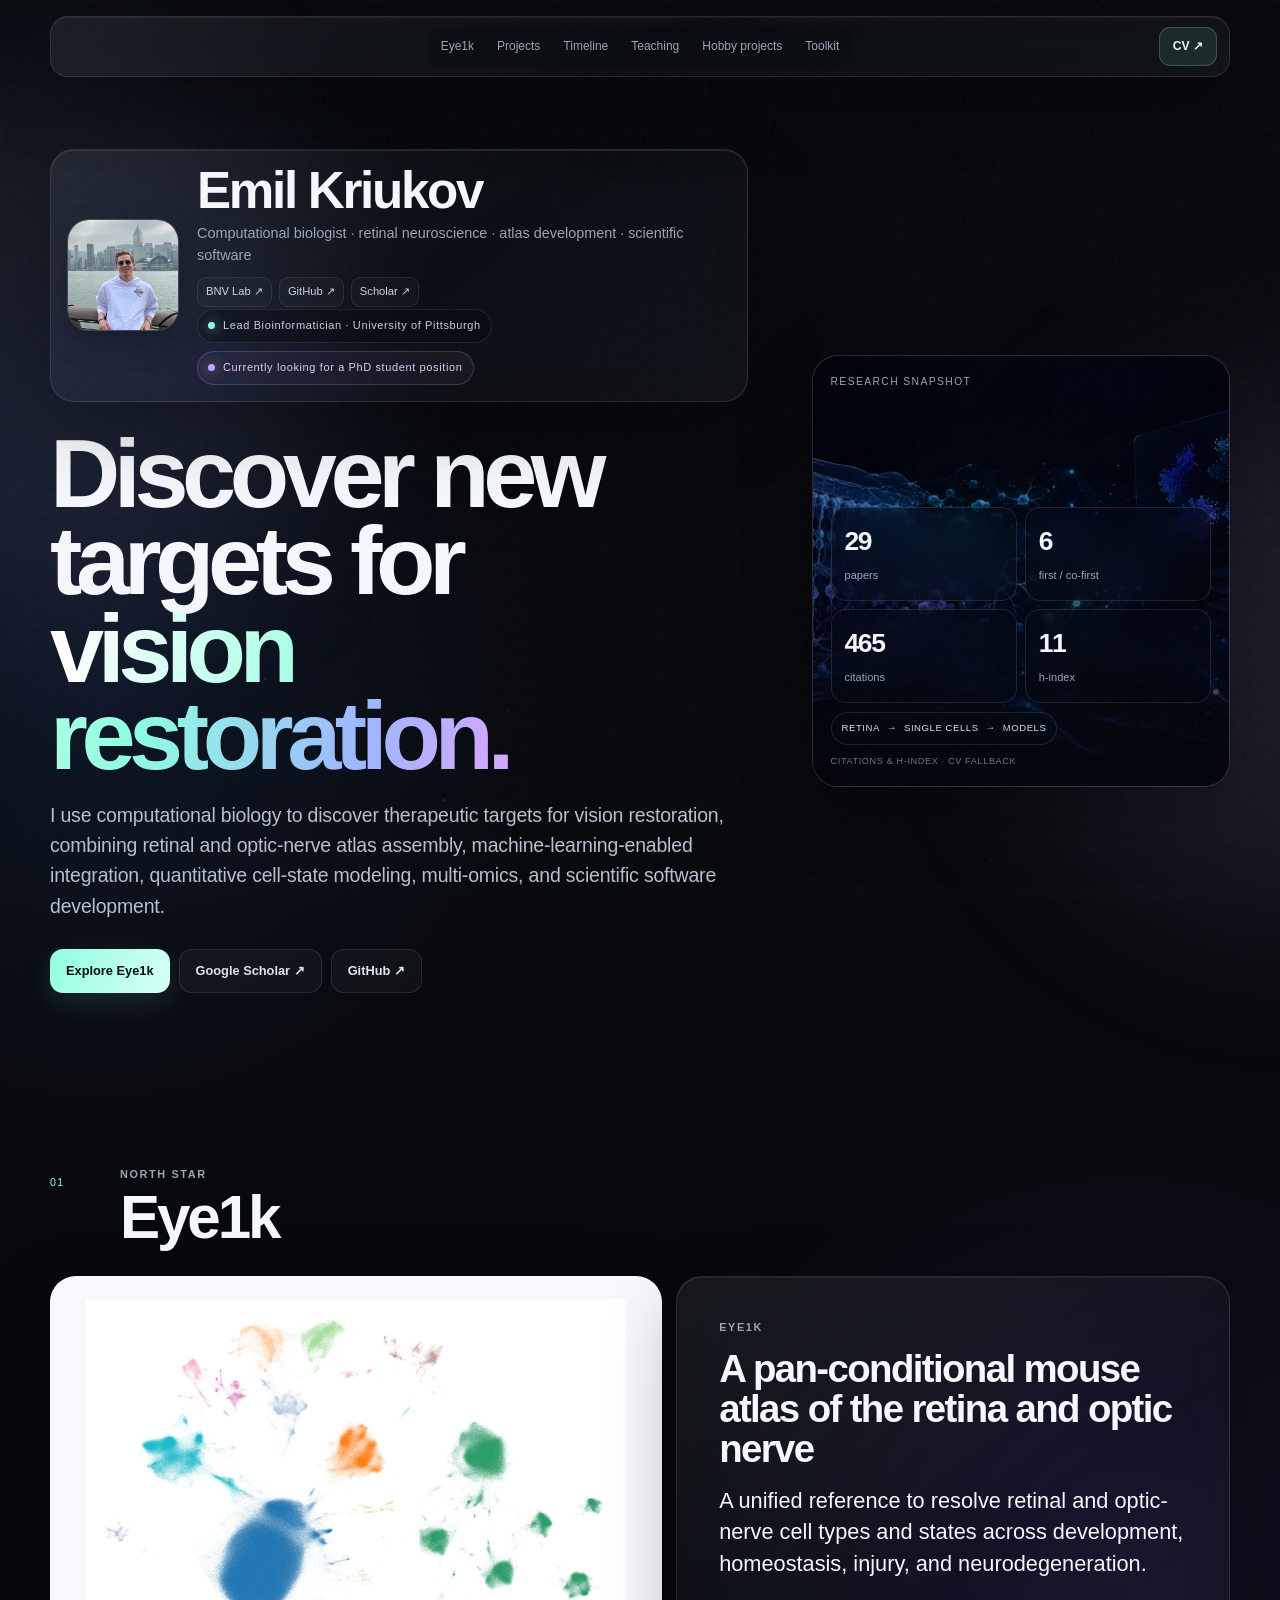
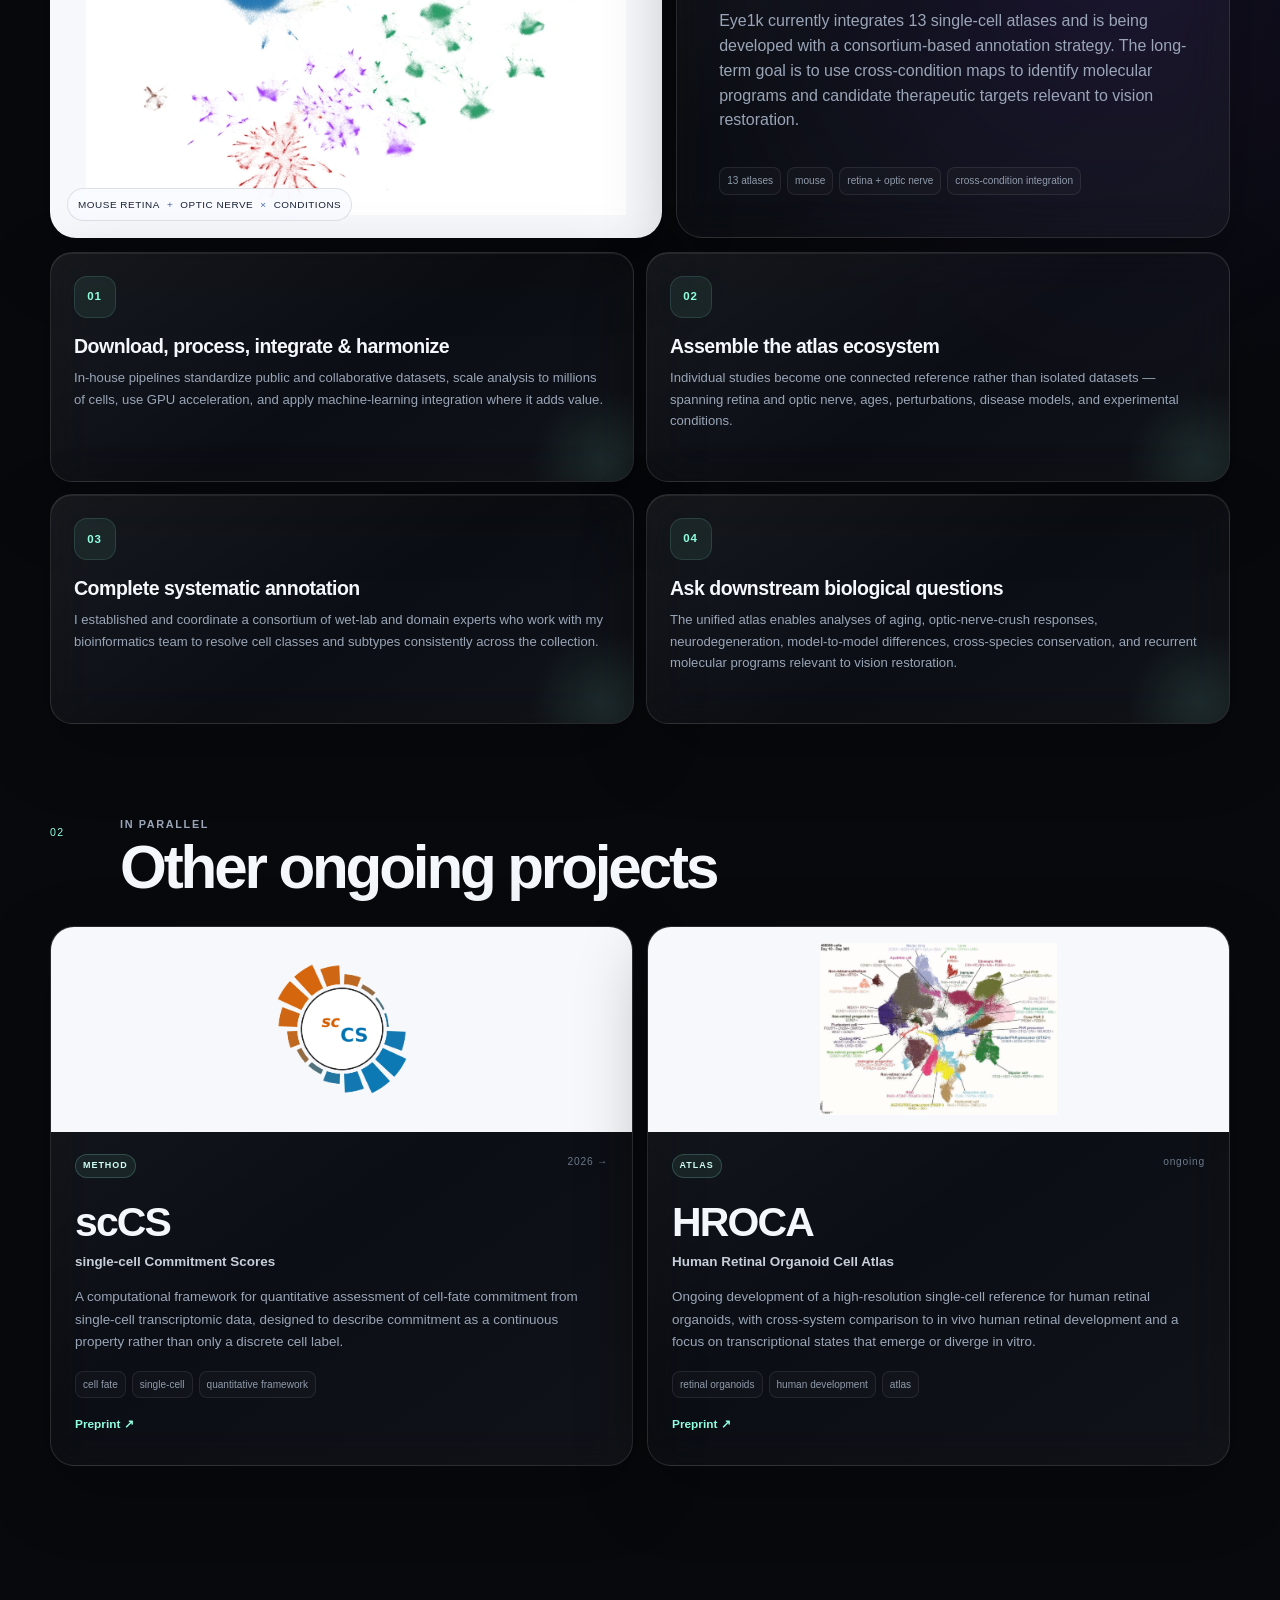
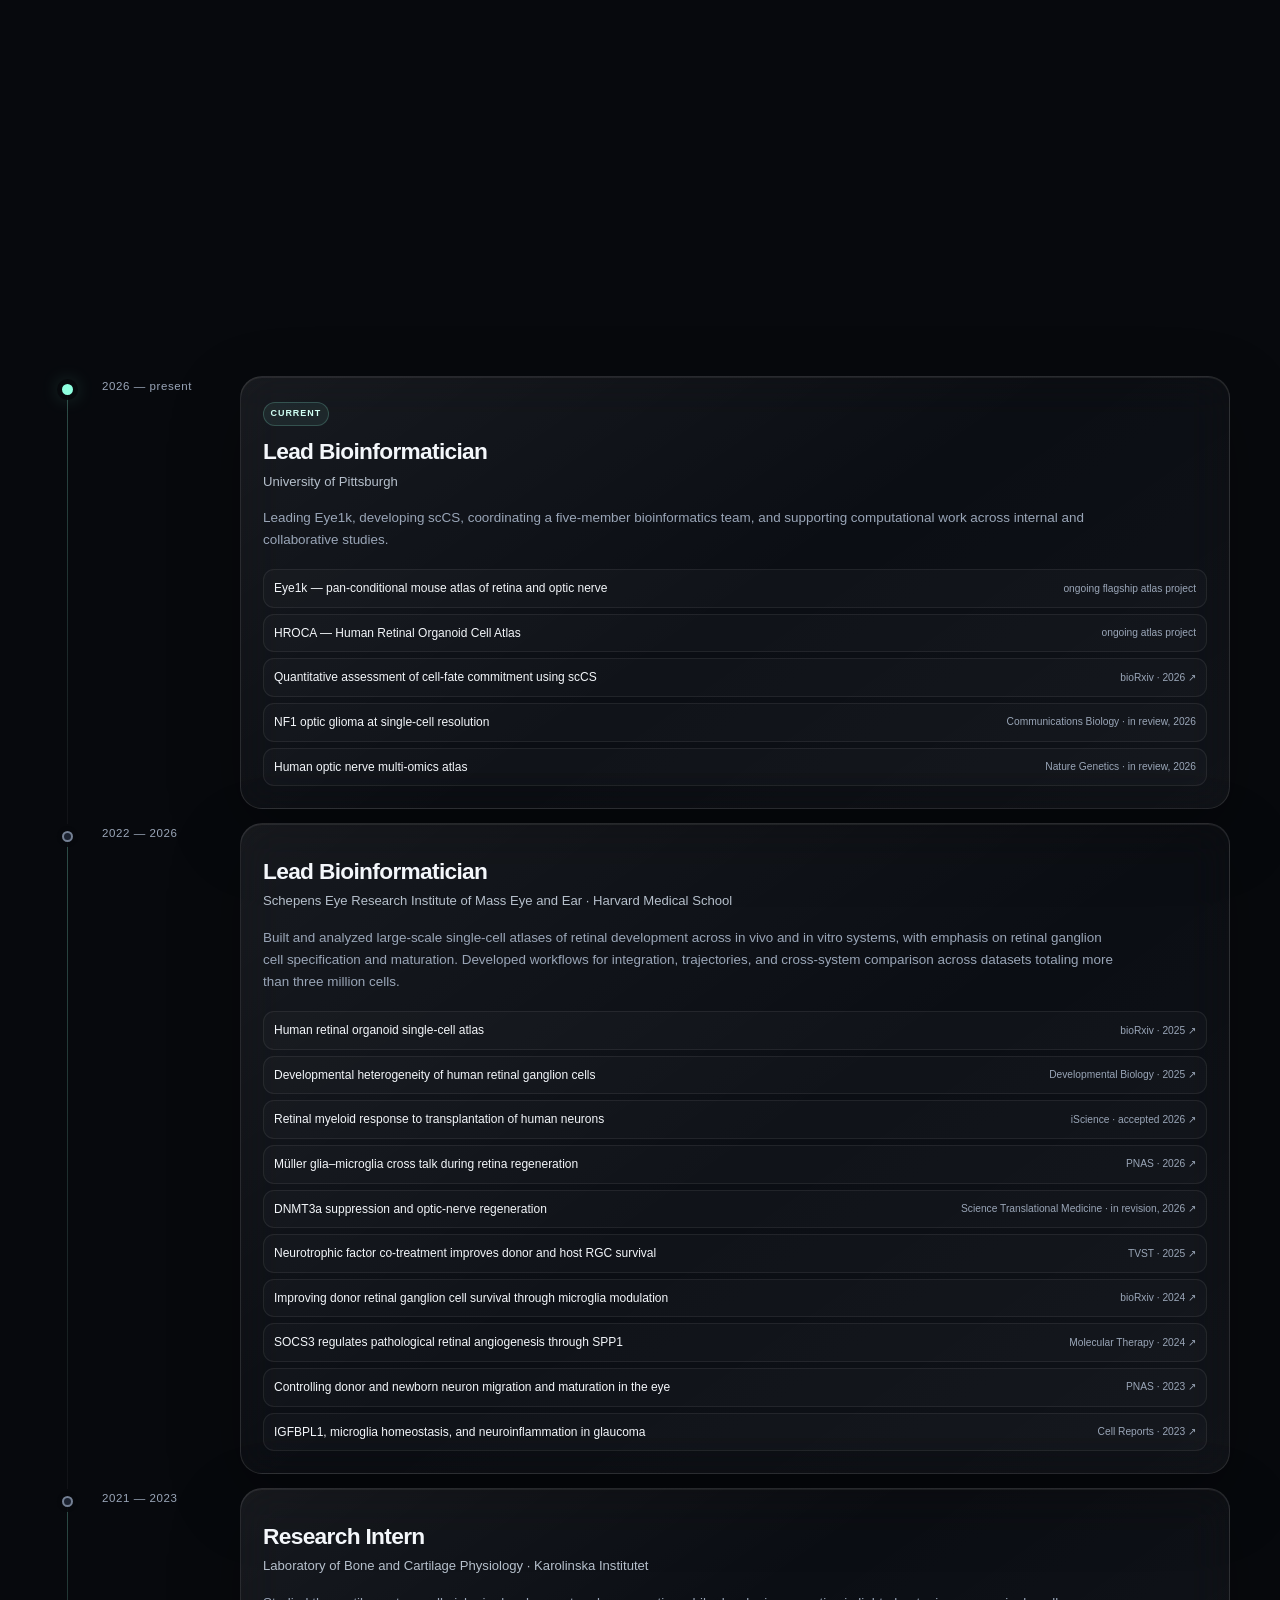
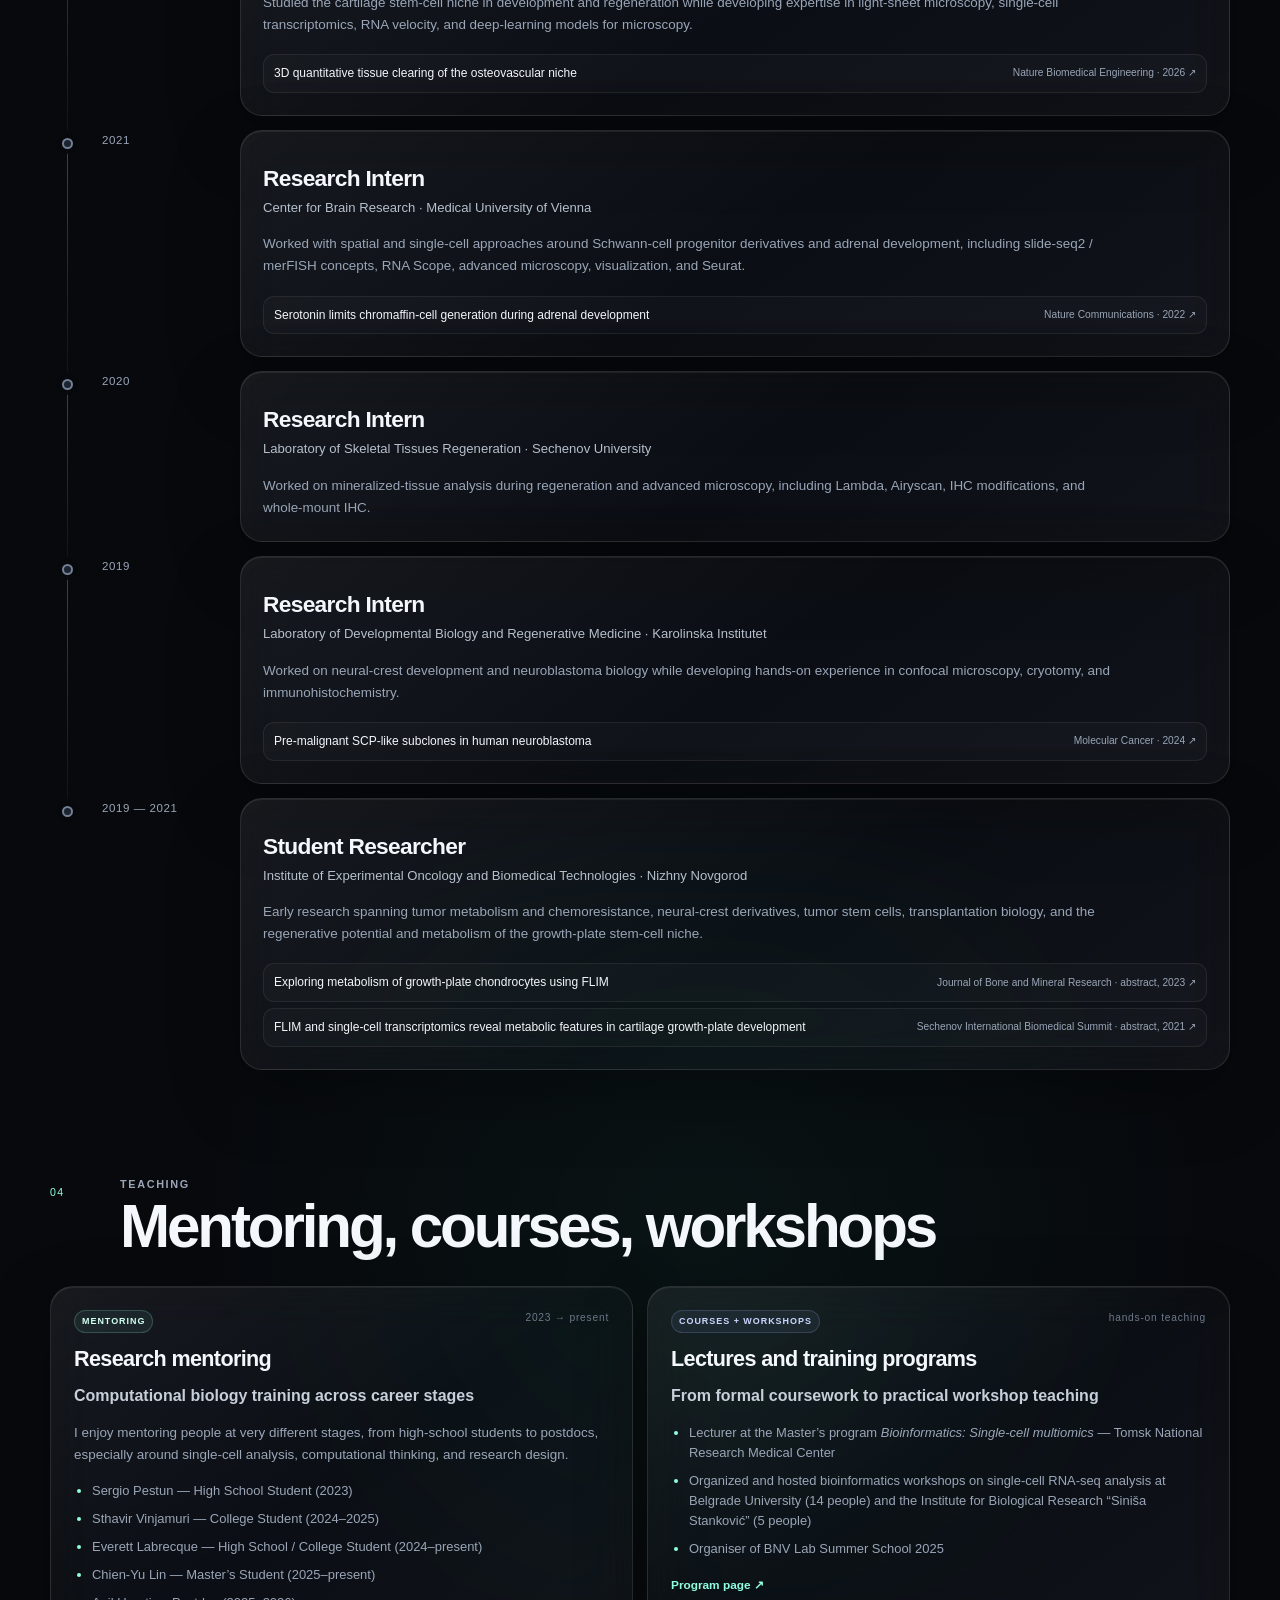
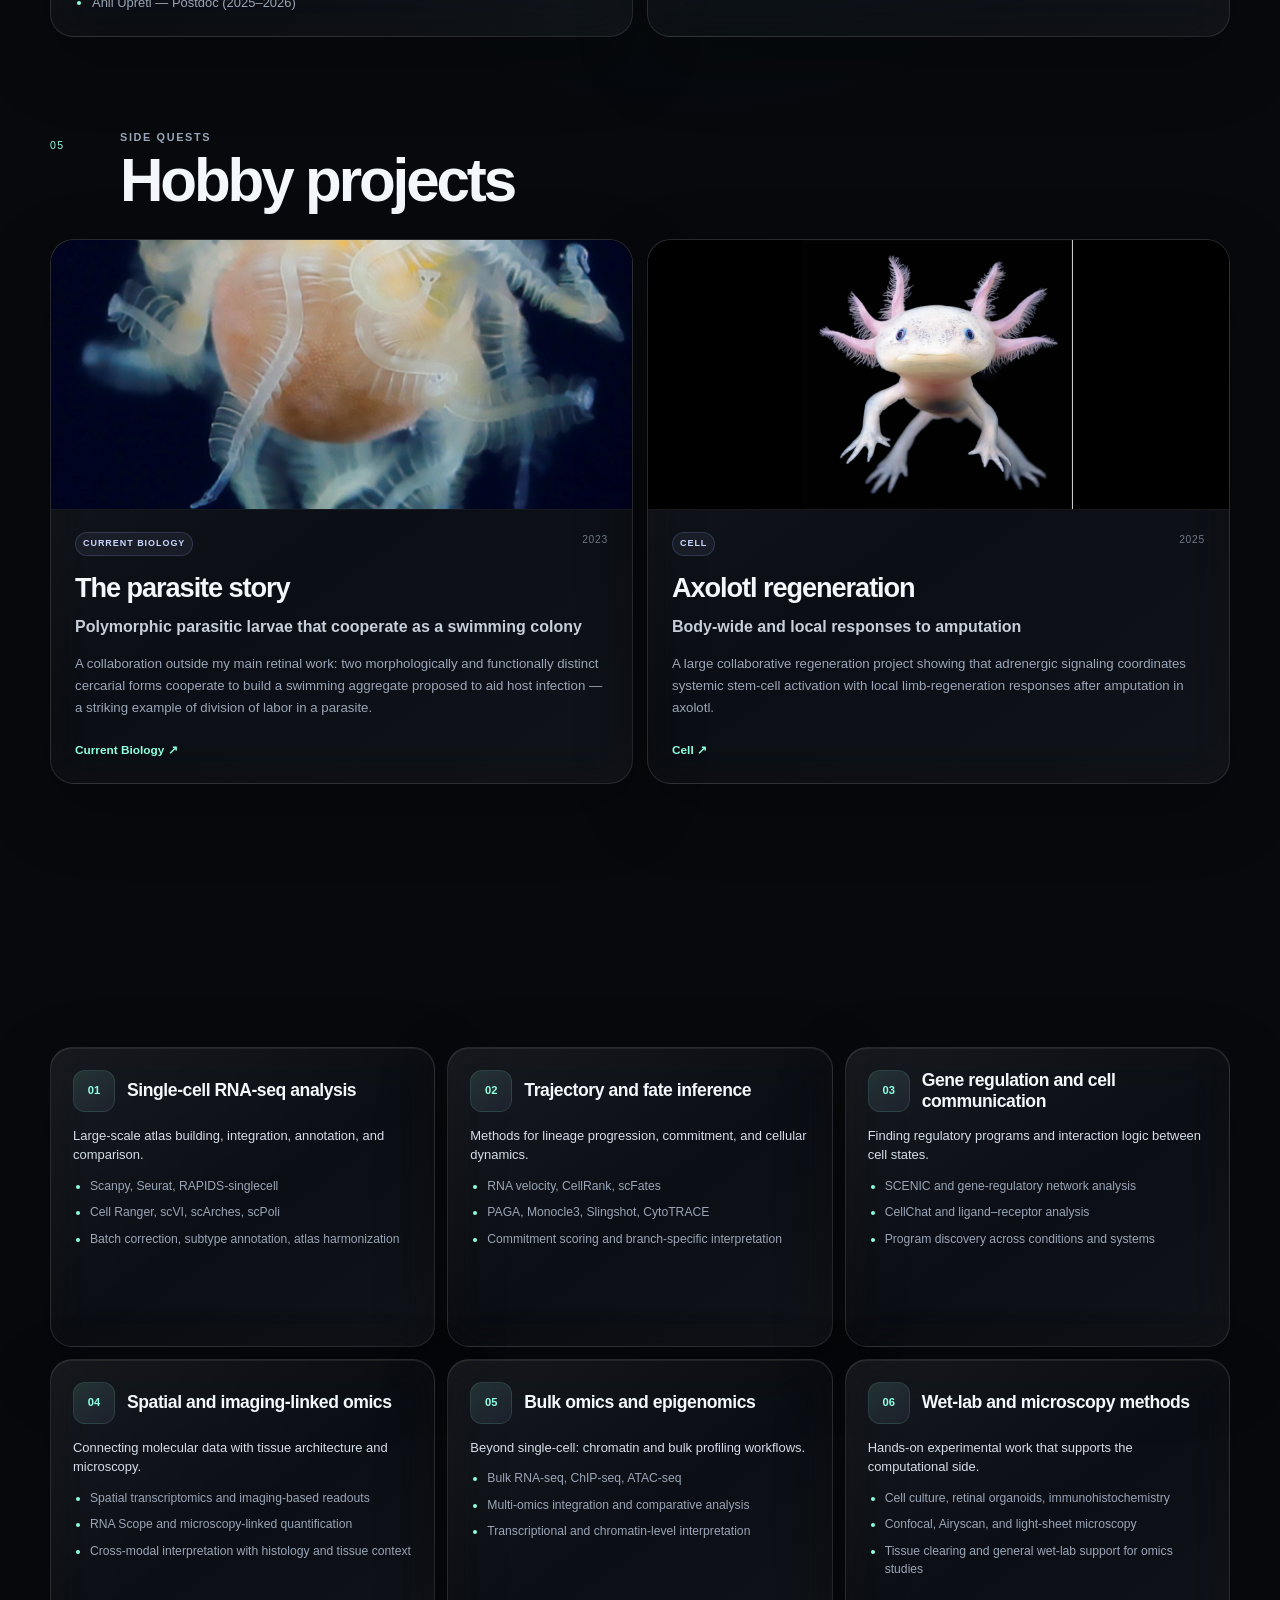
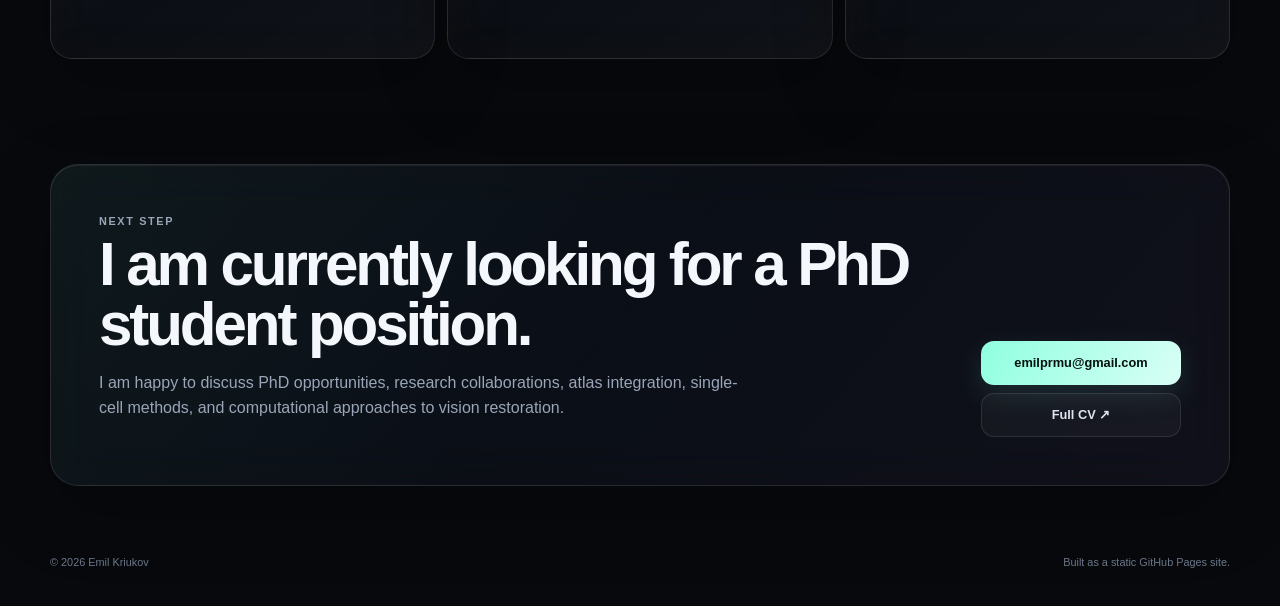
<file: index.html>
<!doctype html>
<html lang="en">
<head>
  <meta charset="utf-8" />
  <meta name="viewport" content="width=device-width, initial-scale=1" />
  <meta name="theme-color" content="#07090d" />

  <title>Emil Kriukov | Computational Biology &amp; Retinal Neuroscience</title>
  <meta name="description" content="Emil Kriukov is a computational biologist working in retinal neuroscience, atlas assembly, machine learning, software development, and vision restoration." />
  <meta name="keywords" content="Emil Kriukov, computational biology, neuroscience, retinal neuroscience, retinal biology, retinal development, retinal regeneration, vision science, optic nerve biology, neurodegeneration, vision restoration, single-cell RNA sequencing, single-nucleus RNA sequencing, transcriptomics, multi-omics, atlas assembly, single-cell atlas integration, data harmonization, machine learning, deep learning, GPU-accelerated bioinformatics, scientific software development, Python package development, cell-fate modeling, RNA velocity, trajectory inference, gene regulatory networks, cell-cell communication, spatial transcriptomics, ATAC-seq, ChIP-seq, bulk RNA-seq, retinal organoids, retinal ganglion cells, cross-species analysis" />
  <meta name="author" content="Emil Kriukov" />
  <meta name="robots" content="index, follow, max-image-preview:large" />
  <link rel="canonical" href="https://mcrewcow.github.io/ekriukov/" />

  <meta property="og:locale" content="en_US" />
  <meta property="og:type" content="profile" />
  <meta property="og:site_name" content="Emil Kriukov" />
  <meta property="og:title" content="Emil Kriukov | Computational Biology &amp; Retinal Neuroscience" />
  <meta property="og:description" content="Retinal neuroscience, atlas assembly, machine learning, multi-omics, scientific software development, and computational biology for vision restoration." />
  <meta property="og:url" content="https://mcrewcow.github.io/ekriukov/" />
  <meta property="og:image" content="https://mcrewcow.github.io/ekriukov/assets/emil-profile.webp" />
  <meta property="og:image:alt" content="Portrait of computational biologist Emil Kriukov" />
  <meta property="profile:first_name" content="Emil" />
  <meta property="profile:last_name" content="Kriukov" />

  <meta name="twitter:card" content="summary_large_image" />
  <meta name="twitter:title" content="Emil Kriukov | Computational Biology &amp; Retinal Neuroscience" />
  <meta name="twitter:description" content="Retinal neuroscience, atlas assembly, machine learning, multi-omics, scientific software development, and computational biology for vision restoration." />
  <meta name="twitter:image" content="https://mcrewcow.github.io/ekriukov/assets/emil-profile.webp" />
  <meta name="twitter:image:alt" content="Portrait of computational biologist Emil Kriukov" />

  <link rel="icon" href="assets/favicon.svg" type="image/svg+xml" />
  <link rel="stylesheet" href="styles.css" />

  <script type="application/ld+json">
  {
    "@context": "https://schema.org",
    "@type": "ProfilePage",
    "@id": "https://mcrewcow.github.io/ekriukov/#profile-page",
    "url": "https://mcrewcow.github.io/ekriukov/",
    "name": "Emil Kriukov | Computational Biology & Retinal Neuroscience",
    "description": "Research profile of Emil Kriukov, a computational biologist working across retinal neuroscience, atlas assembly, machine learning, multi-omics, quantitative cell-state modeling, and scientific software development.",
    "keywords": "computational biology, neuroscience, retinal neuroscience, retinal biology, retinal development, retinal regeneration, vision science, optic nerve biology, neurodegeneration, vision restoration, atlas assembly, single-cell atlas integration, machine learning, deep learning, GPU-accelerated bioinformatics, scientific software development, Python package development, single-cell RNA sequencing, multi-omics, spatial transcriptomics, ATAC-seq, ChIP-seq, bulk RNA-seq, cell-fate modeling, RNA velocity, trajectory inference, gene regulatory networks, cell-cell communication, cross-species analysis",
    "dateModified": "2026-08-26",
    "mainEntity": {
      "@type": "Person",
      "@id": "https://mcrewcow.github.io/ekriukov/#emil-kriukov",
      "name": "Emil Kriukov",
      "givenName": "Emil",
      "familyName": "Kriukov",
      "url": "https://mcrewcow.github.io/ekriukov/",
      "image": "https://mcrewcow.github.io/ekriukov/assets/emil-profile.webp",
      "jobTitle": "Lead Bioinformatician",
      "affiliation": {
        "@type": "Organization",
        "name": "University of Pittsburgh",
        "url": "https://www.pitt.edu/"
      },
      "hasOccupation": {
        "@type": "Occupation",
        "name": "Computational Biologist",
        "description": "Computational research in retinal neuroscience, single-cell and multi-omics atlas assembly, machine learning, quantitative modeling, and scientific software development."
      },
      "description": "Computational biologist working at the intersection of neuroscience, retinal biology, retinal development, vision science, machine learning, atlas assembly, multi-omics, and scientific package development, with a focus on discovering targets for vision restoration.",
      "knowsAbout": [
        "Computational biology",
        "Bioinformatics",
        "Neuroscience",
        "Neurobiology",
        "Developmental biology",
        "Regenerative biology",
        "Vision science",
        "Retinal biology",
        "Retinal development",
        "Retinal regeneration",
        "Optic nerve biology",
        "Neurodegeneration",
        "Vision restoration",
        "Retinal ganglion cells",
        "Retinal organoids",
        "Single-cell RNA sequencing",
        "Single-nucleus RNA sequencing",
        "Transcriptomics",
        "Multi-omics",
        "Single-cell atlas assembly",
        "Atlas integration and harmonization",
        "Cross-condition atlas analysis",
        "Cross-species analysis",
        "Machine learning",
        "Deep learning",
        "GPU-accelerated bioinformatics",
        "Scientific software development",
        "Python package development",
        "Quantitative modeling",
        "Cell-fate modeling",
        "Trajectory inference",
        "RNA velocity",
        "Gene regulatory networks",
        "Cell-cell communication",
        "Spatial transcriptomics",
        "ATAC-seq",
        "ChIP-seq",
        "Bulk RNA-seq"
      ],
      "sameAs": [
        "https://github.com/mcrewcow",
        "https://scholar.google.com/citations?user=YeBiFWYAAAAJ"
      ]
    }
  }
  </script>
</head>
<body>
  <canvas id="cell-field" aria-hidden="true"></canvas>
  <div class="ambient ambient-a" aria-hidden="true"></div>
  <div class="ambient ambient-b" aria-hidden="true"></div>
  <div class="noise" aria-hidden="true"></div>

  <header class="site-header glass" id="top">
    <button class="menu-toggle" type="button" aria-expanded="false" aria-controls="primary-nav">
      <span class="menu-toggle-icon" aria-hidden="true"><i></i><i></i><i></i></span>
      <span>Sections</span>
    </button>
    <nav class="nav" id="primary-nav" aria-label="Primary navigation">
      <a href="#goal">Eye1k</a>
      <a href="#projects">Projects</a>
      <a href="#timeline">Timeline</a>
      <a href="#teaching">Teaching</a>
      <a href="#hobbies">Hobby projects</a>
      <a href="#toolbox">Toolkit</a>
    </nav>
    <a class="header-cta" href="assets/Emil_Kriukov_CV.pdf" target="_blank" rel="noopener">CV ↗</a>
  </header>

  <main>
        <section class="hero section-shell" aria-labelledby="hero-title">
      <div class="hero-copy reveal">
        <div class="hero-intro-panel glass">
          <img class="profile-hero" src="assets/emil-profile.webp" alt="Portrait of Emil Kriukov" />
          <div class="hero-intro-copy">
            <h1 class="identity-name">Emil Kriukov</h1>
            <p class="identity-role">Computational biologist · retinal neuroscience · atlas development · scientific software</p>
            <div class="identity-links">
              <a href="https://bnv-lab.org" target="_blank" rel="noopener">BNV Lab ↗</a>
              <a href="https://github.com/mcrewcow" target="_blank" rel="me noopener">GitHub ↗</a>
              <a href="https://scholar.google.com/citations?user=YeBiFWYAAAAJ" target="_blank" rel="me noopener">Scholar ↗</a>
            </div>
            <div class="hero-meta-row">
              <div class="hero-meta-item role-item"><span class="status-dot"></span><span>Lead Bioinformatician · University of Pittsburgh</span></div>
              <div class="hero-meta-item phd-item"><span class="pill-dot"></span><span>Currently looking for a PhD student position</span></div>
            </div>
          </div>
        </div>

        <h2 id="hero-title" class="mission-title">Discover new targets for<br/><span>vision restoration.</span></h2>
        <p class="hero-lede">
          I use computational biology to discover therapeutic targets for vision restoration, combining retinal and optic-nerve atlas assembly, machine-learning-enabled integration, quantitative cell-state modeling, multi-omics, and scientific software development.
        </p>
        <div class="hero-actions">
          <a class="button button-primary" href="#goal">Explore Eye1k</a>
          <a class="button button-ghost" href="https://scholar.google.com/citations?user=YeBiFWYAAAAJ" target="_blank" rel="noopener">Google Scholar ↗</a>
          <a class="button button-ghost" href="https://github.com/mcrewcow" target="_blank" rel="me noopener">GitHub ↗</a>
        </div>
      </div>

      <aside class="hero-panel glass reveal" aria-label="Research snapshot">
        <img class="hero-art" src="assets/hero-retina-data.webp" alt="Abstract illustration of retinal tissue transforming into single-cell data, trajectories, and computational networks" />
        <div class="hero-panel-shade" aria-hidden="true"></div>
        <div class="hero-panel-content">
          <div class="panel-kicker">Research snapshot</div>
          <div class="metric-grid">
            <div class="metric"><strong>29</strong><span>papers</span></div>
            <div class="metric"><strong>6</strong><span>first / co-first</span></div>
            <div class="metric"><strong id="scholar-citations">465</strong><span>citations</span></div>
            <div class="metric"><strong id="scholar-hindex">11</strong><span>h-index</span></div>
          </div>
          <div class="hero-visual-caption">
            <span>retina</span><i>→</i><span>single cells</span><i>→</i><span>models</span>
          </div>
          <div class="stats-note" id="scholar-status">Citations &amp; h-index · CV fallback</div>
        </div>
      </aside>
    </section>

    <section class="section-shell" id="goal">
      <div class="section-heading reveal">
        <span class="section-number">01</span>
        <div>
          <p class="section-kicker">North star</p>
          <h2>Eye1k</h2>
        </div>
      </div>

      <div class="northstar-grid">
        <article class="glass northstar-visual reveal interactive-card" tabindex="0">
          <img class="data-figure eye1k-figure" src="assets/eye1k-user.webp" alt="Eye1k atlas UMAP-style visualization of retinal and optic-nerve related cell states" loading="lazy" />
          <div class="northstar-image-shade" aria-hidden="true"></div>
          <div class="northstar-caption"><span>mouse retina</span><i>+</i><span>optic nerve</span><i>×</i><span>conditions</span></div>
        </article>

        <article class="glass northstar-copy reveal interactive-card" tabindex="0">
          <span class="micro-label">Eye1k</span>
          <h3>A pan-conditional mouse atlas of the retina and optic nerve</h3>
          <p class="big-statement compact">A unified reference to resolve retinal and optic-nerve cell types and states across development, homeostasis, injury, and neurodegeneration.</p>
          <p class="muted">Eye1k currently integrates 13 single-cell atlases and is being developed with a consortium-based annotation strategy. The long-term goal is to use cross-condition maps to identify molecular programs and candidate therapeutic targets relevant to vision restoration.</p>
          <div class="project-meta northstar-meta"><span>13 atlases</span><span>mouse</span><span>retina + optic nerve</span><span>cross-condition integration</span></div>
        </article>
      </div>

      <div class="eye1k-pipeline reveal" aria-label="Eye1k research workflow">
        <article class="pipeline-step glass interactive-card" tabindex="0">
          <span class="pipeline-number">01</span>
          <h3>Download, process, integrate & harmonize</h3>
          <p>In-house pipelines standardize public and collaborative datasets, scale analysis to millions of cells, use GPU acceleration, and apply machine-learning integration where it adds value.</p>
        </article>
        <article class="pipeline-step glass interactive-card" tabindex="0">
          <span class="pipeline-number">02</span>
          <h3>Assemble the atlas ecosystem</h3>
          <p>Individual studies become one connected reference rather than isolated datasets — spanning retina and optic nerve, ages, perturbations, disease models, and experimental conditions.</p>
        </article>
        <article class="pipeline-step glass interactive-card" tabindex="0">
          <span class="pipeline-number">03</span>
          <h3>Complete systematic annotation</h3>
          <p>I established and coordinate a consortium of wet-lab and domain experts who work with my bioinformatics team to resolve cell classes and subtypes consistently across the collection.</p>
        </article>
        <article class="pipeline-step glass interactive-card" tabindex="0">
          <span class="pipeline-number">04</span>
          <h3>Ask downstream biological questions</h3>
          <p>The unified atlas enables analyses of aging, optic-nerve-crush responses, neurodegeneration, model-to-model differences, cross-species conservation, and recurrent molecular programs relevant to vision restoration.</p>
        </article>
      </div>
    </section>

    <section class="section-shell" id="projects">
      <div class="section-heading reveal">
        <span class="section-number">02</span>
        <div>
          <p class="section-kicker">In parallel</p>
          <h2>Other ongoing projects</h2>
        </div>
      </div>

      <div class="project-grid">
        <article class="project-card glass feature project-card-visual reveal interactive-card" tabindex="0">
          <div class="project-image-wrap light-wrap sccs-wrap">
            <img class="logo-figure" src="assets/sccs-logo-user.webp" alt="scCS circular logo" loading="lazy" />
          </div>
          <div class="project-body">
            <div class="card-topline"><span class="tag live">METHOD</span><span>2026 →</span></div>
            <h3>scCS</h3>
            <p class="project-subtitle">single-cell Commitment Scores</p>
            <p>A computational framework for quantitative assessment of cell-fate commitment from single-cell transcriptomic data, designed to describe commitment as a continuous property rather than only a discrete cell label.</p>
            <div class="project-meta"><span>cell fate</span><span>single-cell</span><span>quantitative framework</span></div>
            <a class="text-link" href="https://doi.org/10.64898/2026.07.27.741070v1" target="_blank" rel="noopener">Preprint ↗</a>
          </div>
        </article>

        <article class="project-card glass feature project-card-visual reveal interactive-card" tabindex="0">
          <div class="project-image-wrap light-wrap">
            <img class="data-figure hroca-figure" src="assets/hroca-user.webp" alt="HROCA annotated UMAP of human retinal organoid cell states" loading="lazy" />
          </div>
          <div class="project-body">
            <div class="card-topline"><span class="tag live">ATLAS</span><span>ongoing</span></div>
            <h3>HROCA</h3>
            <p class="project-subtitle">Human Retinal Organoid Cell Atlas</p>
            <p>Ongoing development of a high-resolution single-cell reference for human retinal organoids, with cross-system comparison to in vivo human retinal development and a focus on transcriptional states that emerge or diverge in vitro.</p>
            <div class="project-meta"><span>retinal organoids</span><span>human development</span><span>atlas</span></div>
            <a class="text-link" href="https://doi.org/10.1101/2025.08.02.668295" target="_blank" rel="noopener">Preprint ↗</a>
          </div>
        </article>

        <article class="project-card glass reveal interactive-card" tabindex="0">
          <div class="card-topline"><span class="tag">ACTIVE PAPER</span><span>2026</span></div>
          <h3>NF1 optic glioma</h3>
          <p class="project-subtitle">Systems-level single-cell dissection</p>
          <p>A systems-level single-cell dissection of a preclinical murine model of NF1 optic glioma, focused on tumor-associated cellular states, microenvironmental changes, and candidate vulnerabilities.</p>
          <div class="project-meta"><span>NF1</span><span>optic glioma</span><span>single-cell</span></div>
        </article>

        <article class="project-card glass reveal interactive-card" tabindex="0">
          <div class="card-topline"><span class="tag">ACTIVE PAPER</span><span>2026</span></div>
          <h3>Human optic nerve atlas</h3>
          <p class="project-subtitle">Integrated single-cell multi-omics</p>
          <p>Contributing to an integrated single-cell multi-omics reference of the human optic nerve to resolve cell types, molecular programs, and tissue organization across complementary modalities.</p>
          <div class="project-meta"><span>human</span><span>optic nerve</span><span>multi-omics</span></div>
        </article>
      </div>
    </section>

    <section class="section-shell" id="timeline">
      <div class="section-heading reveal">
        <span class="section-number">03</span>
        <div>
          <p class="section-kicker">Trajectory</p>
          <h2>Positions, questions, papers</h2>
        </div>
      </div>

      <div class="timeline">
        <article class="timeline-item reveal">
          <div class="timeline-rail"><span class="timeline-dot current"></span></div>
          <div class="timeline-date">2026 — present</div>
          <div class="timeline-card glass interactive-card" tabindex="0">
            <div class="role-heading"><div><span class="tag live">CURRENT</span><h3>Lead Bioinformatician</h3><p>University of Pittsburgh</p></div></div>
            <p>Leading Eye1k, developing scCS, coordinating a five-member bioinformatics team, and supporting computational work across internal and collaborative studies.</p>
            <div class="paper-list">
              <div class="paper-static"><span>Eye1k — pan-conditional mouse atlas of retina and optic nerve</span><small>ongoing flagship atlas project</small></div>
              <div class="paper-static"><span>HROCA — Human Retinal Organoid Cell Atlas</span><small>ongoing atlas project</small></div>
              <a href="https://doi.org/10.64898/2026.07.27.741070v1" target="_blank" rel="noopener"><span>Quantitative assessment of cell-fate commitment using scCS</span><small>bioRxiv · 2026 ↗</small></a>
              <div class="paper-static"><span>NF1 optic glioma at single-cell resolution</span><small>Communications Biology · in review, 2026</small></div>
              <div class="paper-static"><span>Human optic nerve multi-omics atlas</span><small>Nature Genetics · in review, 2026</small></div>
            </div>
          </div>
        </article>

        <article class="timeline-item reveal">
          <div class="timeline-rail"><span class="timeline-dot"></span></div>
          <div class="timeline-date">2022 — 2026</div>
          <div class="timeline-card glass interactive-card" tabindex="0">
            <div class="role-heading"><div><h3>Lead Bioinformatician</h3><p>Schepens Eye Research Institute of Mass Eye and Ear · Harvard Medical School</p></div></div>
            <p>Built and analyzed large-scale single-cell atlases of retinal development across in vivo and in vitro systems, with emphasis on retinal ganglion cell specification and maturation. Developed workflows for integration, trajectories, and cross-system comparison across datasets totaling more than three million cells.</p>
            <div class="paper-list">
              <a href="https://doi.org/10.1101/2025.08.02.668295" target="_blank" rel="noopener"><span>Human retinal organoid single-cell atlas</span><small>bioRxiv · 2025 ↗</small></a>
              <a href="https://doi.org/10.1016/j.ydbio.2025.08.025" target="_blank" rel="noopener"><span>Developmental heterogeneity of human retinal ganglion cells</span><small>Developmental Biology · 2025 ↗</small></a>
              <a href="https://doi.org/10.1101/2025.05.16.654622v1" target="_blank" rel="noopener"><span>Retinal myeloid response to transplantation of human neurons</span><small>iScience · accepted 2026 ↗</small></a>
              <a href="https://doi.org/10.1073/pnas.2535044123" target="_blank" rel="noopener"><span>Müller glia–microglia cross talk during retina regeneration</span><small>PNAS · 2026 ↗</small></a>
              <a href="https://doi.org/10.1101/2023.11.17.567614" target="_blank" rel="noopener"><span>DNMT3a suppression and optic-nerve regeneration</span><small>Science Translational Medicine · in revision, 2026 ↗</small></a>
              <a href="https://doi.org/10.1167/tvst.14.9.27" target="_blank" rel="noopener"><span>Neurotrophic factor co-treatment improves donor and host RGC survival</span><small>TVST · 2025 ↗</small></a>
              <a href="https://doi.org/10.1101/2024.07.06.602307" target="_blank" rel="noopener"><span>Improving donor retinal ganglion cell survival through microglia modulation</span><small>bioRxiv · 2024 ↗</small></a>
              <a href="https://doi.org/10.1016/j.ymthe.2024.03.025" target="_blank" rel="noopener"><span>SOCS3 regulates pathological retinal angiogenesis through SPP1</span><small>Molecular Therapy · 2024 ↗</small></a>
              <a href="https://doi.org/10.1073/pnas.2302089120" target="_blank" rel="noopener"><span>Controlling donor and newborn neuron migration and maturation in the eye</span><small>PNAS · 2023 ↗</small></a>
              <a href="https://doi.org/10.1016/j.celrep.2023.112889" target="_blank" rel="noopener"><span>IGFBPL1, microglia homeostasis, and neuroinflammation in glaucoma</span><small>Cell Reports · 2023 ↗</small></a>
            </div>
          </div>
        </article>

        <article class="timeline-item reveal">
          <div class="timeline-rail"><span class="timeline-dot"></span></div>
          <div class="timeline-date">2021 — 2023</div>
          <div class="timeline-card glass interactive-card" tabindex="0">
            <div class="role-heading"><div><h3>Research Intern</h3><p>Laboratory of Bone and Cartilage Physiology · Karolinska Institutet</p></div></div>
            <p>Studied the cartilage stem-cell niche in development and regeneration while developing expertise in light-sheet microscopy, single-cell transcriptomics, RNA velocity, and deep-learning models for microscopy.</p>
            <div class="paper-list">
              <a href="https://doi.org/10.1038/s41551-026-01645-3" target="_blank" rel="noopener"><span>3D quantitative tissue clearing of the osteovascular niche</span><small>Nature Biomedical Engineering · 2026 ↗</small></a>
            </div>
          </div>
        </article>

        <article class="timeline-item reveal">
          <div class="timeline-rail"><span class="timeline-dot"></span></div>
          <div class="timeline-date">2021</div>
          <div class="timeline-card glass interactive-card" tabindex="0">
            <div class="role-heading"><div><h3>Research Intern</h3><p>Center for Brain Research · Medical University of Vienna</p></div></div>
            <p>Worked with spatial and single-cell approaches around Schwann-cell progenitor derivatives and adrenal development, including slide-seq2 / merFISH concepts, RNA Scope, advanced microscopy, visualization, and Seurat.</p>
            <div class="paper-list">
              <a href="https://doi.org/10.1038/s41467-022-30438-w" target="_blank" rel="noopener"><span>Serotonin limits chromaffin-cell generation during adrenal development</span><small>Nature Communications · 2022 ↗</small></a>
            </div>
          </div>
        </article>

        <article class="timeline-item reveal">
          <div class="timeline-rail"><span class="timeline-dot"></span></div>
          <div class="timeline-date">2020</div>
          <div class="timeline-card glass interactive-card" tabindex="0">
            <div class="role-heading"><div><h3>Research Intern</h3><p>Laboratory of Skeletal Tissues Regeneration · Sechenov University</p></div></div>
            <p>Worked on mineralized-tissue analysis during regeneration and advanced microscopy, including Lambda, Airyscan, IHC modifications, and whole-mount IHC.</p>
          </div>
        </article>

        <article class="timeline-item reveal">
          <div class="timeline-rail"><span class="timeline-dot"></span></div>
          <div class="timeline-date">2019</div>
          <div class="timeline-card glass interactive-card" tabindex="0">
            <div class="role-heading"><div><h3>Research Intern</h3><p>Laboratory of Developmental Biology and Regenerative Medicine · Karolinska Institutet</p></div></div>
            <p>Worked on neural-crest development and neuroblastoma biology while developing hands-on experience in confocal microscopy, cryotomy, and immunohistochemistry.</p>
            <div class="paper-list">
              <a href="https://doi.org/10.1186/s12943-024-02091-y" target="_blank" rel="noopener"><span>Pre-malignant SCP-like subclones in human neuroblastoma</span><small>Molecular Cancer · 2024 ↗</small></a>
            </div>
          </div>
        </article>

        <article class="timeline-item reveal">
          <div class="timeline-rail"><span class="timeline-dot"></span></div>
          <div class="timeline-date">2019 — 2021</div>
          <div class="timeline-card glass interactive-card" tabindex="0">
            <div class="role-heading"><div><h3>Student Researcher</h3><p>Institute of Experimental Oncology and Biomedical Technologies · Nizhny Novgorod</p></div></div>
            <p>Early research spanning tumor metabolism and chemoresistance, neural-crest derivatives, tumor stem cells, transplantation biology, and the regenerative potential and metabolism of the growth-plate stem-cell niche.</p>
            <div class="paper-list">
              <a href="https://scholar.google.com/scholar?q=%22Exploring+metabolism+of+the+growth+plate+chondrocytes+using+FLIM+revealed+least+glycolytic+metabolism+in+chondroprogenitors%22" target="_blank" rel="noopener"><span>Exploring metabolism of growth-plate chondrocytes using FLIM</span><small>Journal of Bone and Mineral Research · abstract, 2023 ↗</small></a>
              <a href="https://sechenov-sibs.confreg.org/userfiles/ufiles/Abstracts_SIBS_ENG_2021_LAST.pdf" target="_blank" rel="noopener"><span>FLIM and single-cell transcriptomics reveal metabolic features in cartilage growth-plate development</span><small>Sechenov International Biomedical Summit · abstract, 2021 ↗</small></a>
            </div>
          </div>
        </article>
      </div>
    </section>

    <section class="section-shell" id="teaching">
      <div class="section-heading reveal">
        <span class="section-number">04</span>
        <div>
          <p class="section-kicker">Teaching</p>
          <h2>Mentoring, courses, workshops</h2>
        </div>
      </div>

      <div class="teaching-grid">
        <article class="glass teaching-card reveal interactive-card" tabindex="0">
          <div class="card-topline"><span class="tag live">MENTORING</span><span>2023 → present</span></div>
          <h3>Research mentoring</h3>
          <p class="project-subtitle">Computational biology training across career stages</p>
          <p>I enjoy mentoring people at very different stages, from high-school students to postdocs, especially around single-cell analysis, computational thinking, and research design.</p>
          <ul class="teaching-list">
            <li>Sergio Pestun — High School Student (2023)</li>
            <li>Sthavir Vinjamuri — College Student (2024–2025)</li>
            <li>Everett Labrecque — High School / College Student (2024–present)</li>
            <li>Chien-Yu Lin — Master’s Student (2025–present)</li>
            <li>Anil Upreti — Postdoc (2025–2026)</li>
          </ul>
        </article>

        <article class="glass teaching-card reveal interactive-card" tabindex="0">
          <div class="card-topline"><span class="tag">COURSES + WORKSHOPS</span><span>hands-on teaching</span></div>
          <h3>Lectures and training programs</h3>
          <p class="project-subtitle">From formal coursework to practical workshop teaching</p>
          <ul class="teaching-list">
            <li>Lecturer at the Master’s program <em>Bioinformatics: Single-cell multiomics</em> — Tomsk National Research Medical Center</li>
            <li>Organized and hosted bioinformatics workshops on single-cell RNA-seq analysis at Belgrade University (14 people) and the Institute for Biological Research “Siniša Stanković” (5 people)</li>
            <li>Organiser of BNV Lab Summer School 2025</li>
          </ul>
          <a class="text-link" href="https://master-omics.ru/lectors/kriukove/" target="_blank" rel="noopener">Program page ↗</a>
        </article>
      </div>
    </section>

    <section class="section-shell" id="hobbies">
      <div class="section-heading reveal">
        <span class="section-number">05</span>
        <div>
          <p class="section-kicker">Side quests</p>
          <h2>Hobby projects</h2>
        </div>
      </div>

            <div class="hobby-grid">
        <article class="glass hobby-card hobby-visual-card reveal interactive-card" tabindex="0">
          <div class="hobby-image-wrap">
            <img src="assets/parasite-story.webp" alt="Image of polymorphic parasitic larvae assembled around a host-like sphere" loading="lazy" />
          </div>
          <div class="hobby-body">
            <div class="card-topline"><span class="tag">CURRENT BIOLOGY</span><span>2023</span></div>
            <h3>The parasite story</h3>
            <p class="project-subtitle">Polymorphic parasitic larvae that cooperate as a swimming colony</p>
            <p>A collaboration outside my main retinal work: two morphologically and functionally distinct cercarial forms cooperate to build a swimming aggregate proposed to aid host infection — a striking example of division of labor in a parasite.</p>
            <a class="text-link" href="https://doi.org/10.1016/j.cub.2023.08.090" target="_blank" rel="noopener">Current Biology ↗</a>
          </div>
        </article>

        <article class="glass hobby-card hobby-visual-card reveal interactive-card" tabindex="0">
          <div class="hobby-image-wrap axolotl-wrap">
            <img src="assets/axolotl-story.webp" alt="Portrait of an axolotl on a black background" loading="lazy" />
          </div>
          <div class="hobby-body">
            <div class="card-topline"><span class="tag">CELL</span><span>2025</span></div>
            <h3>Axolotl regeneration</h3>
            <p class="project-subtitle">Body-wide and local responses to amputation</p>
            <p>A large collaborative regeneration project showing that adrenergic signaling coordinates systemic stem-cell activation with local limb-regeneration responses after amputation in axolotl.</p>
            <a class="text-link" href="https://doi.org/10.1016/j.cell.2025.09.025" target="_blank" rel="noopener">Cell ↗</a>
          </div>
        </article>
      </div>
    </section>

    <section class="section-shell" id="toolbox">
      <div class="section-heading reveal">
        <span class="section-number">06</span>
        <div>
          <p class="section-kicker">Methods</p>
          <h2>Methods & technical toolkit</h2>
        </div>
      </div>

            <div class="toolbox-intro reveal">
        <p>My work spans the full path from raw sequencing data to atlas-scale analysis, quantitative modeling, and experimental validation, with an emphasis on scalable omics workflows.</p>
      </div>

      <div class="toolbox-grid toolbox-grid-expanded">
        <article class="glass tool-card reveal interactive-card" tabindex="0">
          <div class="tool-head"><span>01</span><h3>Single-cell RNA-seq analysis</h3></div>
          <p class="tool-subtitle">Large-scale atlas building, integration, annotation, and comparison.</p>
          <ul class="tool-list">
            <li>Scanpy, Seurat, RAPIDS-singlecell</li>
            <li>Cell Ranger, scVI, scArches, scPoli</li>
            <li>Batch correction, subtype annotation, atlas harmonization</li>
          </ul>
        </article>

        <article class="glass tool-card reveal interactive-card" tabindex="0">
          <div class="tool-head"><span>02</span><h3>Trajectory and fate inference</h3></div>
          <p class="tool-subtitle">Methods for lineage progression, commitment, and cellular dynamics.</p>
          <ul class="tool-list">
            <li>RNA velocity, CellRank, scFates</li>
            <li>PAGA, Monocle3, Slingshot, CytoTRACE</li>
            <li>Commitment scoring and branch-specific interpretation</li>
          </ul>
        </article>

        <article class="glass tool-card reveal interactive-card" tabindex="0">
          <div class="tool-head"><span>03</span><h3>Gene regulation and cell communication</h3></div>
          <p class="tool-subtitle">Finding regulatory programs and interaction logic between cell states.</p>
          <ul class="tool-list">
            <li>SCENIC and gene-regulatory network analysis</li>
            <li>CellChat and ligand–receptor analysis</li>
            <li>Program discovery across conditions and systems</li>
          </ul>
        </article>

        <article class="glass tool-card reveal interactive-card" tabindex="0">
          <div class="tool-head"><span>04</span><h3>Spatial and imaging-linked omics</h3></div>
          <p class="tool-subtitle">Connecting molecular data with tissue architecture and microscopy.</p>
          <ul class="tool-list">
            <li>Spatial transcriptomics and imaging-based readouts</li>
            <li>RNA Scope and microscopy-linked quantification</li>
            <li>Cross-modal interpretation with histology and tissue context</li>
          </ul>
        </article>

        <article class="glass tool-card reveal interactive-card" tabindex="0">
          <div class="tool-head"><span>05</span><h3>Bulk omics and epigenomics</h3></div>
          <p class="tool-subtitle">Beyond single-cell: chromatin and bulk profiling workflows.</p>
          <ul class="tool-list">
            <li>Bulk RNA-seq, ChIP-seq, ATAC-seq</li>
            <li>Multi-omics integration and comparative analysis</li>
            <li>Transcriptional and chromatin-level interpretation</li>
          </ul>
        </article>

        <article class="glass tool-card reveal interactive-card" tabindex="0">
          <div class="tool-head"><span>06</span><h3>Wet-lab and microscopy methods</h3></div>
          <p class="tool-subtitle">Hands-on experimental work that supports the computational side.</p>
          <ul class="tool-list">
            <li>Cell culture, retinal organoids, immunohistochemistry</li>
            <li>Confocal, Airyscan, and light-sheet microscopy</li>
            <li>Tissue clearing and general wet-lab support for omics studies</li>
          </ul>
        </article>
      </div>
    </section>



    <section class="section-shell contact-section">
      <div class="contact-card glass reveal">
        <div>
          <p class="section-kicker">Next step</p>
          <h2>I am currently looking for a PhD student position.</h2>
          <p>I am happy to discuss PhD opportunities, research collaborations, atlas integration, single-cell methods, and computational approaches to vision restoration.</p>
        </div>
        <div class="contact-actions">
          <a class="button button-primary" href="mailto:emilprmu@gmail.com">emilprmu@gmail.com</a>
          <a class="button button-ghost" href="assets/Emil_Kriukov_CV.pdf" target="_blank" rel="noopener">Full CV ↗</a>
        </div>
      </div>
    </section>
  </main>

  <footer class="footer section-shell">
    <span>© <span id="year"></span> Emil Kriukov</span>
    <span>Built as a static GitHub Pages site.</span>
  </footer>

  <script src="script.js"></script>
</body>
</html>
</file>
<file: styles.css>
:root {
  color-scheme: dark;
  --bg: #07090d;
  --bg-2: #0b1119;
  --text: #f4f7fb;
  --muted: #9aa6b8;
  --faint: #6d798a;
  --line: rgba(255,255,255,.10);
  --glass: rgba(16,22,32,.58);
  --accent: #8fffe0;
  --accent-2: #9eb8ff;
  --accent-3: #d6a7ff;
  --max: 1180px;
  --radius: 24px;
  --shadow: 0 24px 70px rgba(0,0,0,.28);
}

* { box-sizing: border-box; }
html { scroll-behavior: smooth; }
body {
  margin: 0;
  min-height: 100vh;
  overflow-x: hidden;
  color: var(--text);
  font-family: Inter, ui-sans-serif, -apple-system, BlinkMacSystemFont, "Segoe UI", sans-serif;
  line-height: 1.55;
  background:
    radial-gradient(circle at 8% 8%, rgba(74,134,255,.10), transparent 28rem),
    radial-gradient(circle at 88% 18%, rgba(149,86,255,.09), transparent 28rem),
    radial-gradient(circle at 55% 70%, rgba(62,255,195,.045), transparent 32rem),
    var(--bg);
}
body::before {
  content: "";
  position: fixed;
  inset: 0;
  z-index: -4;
  pointer-events: none;
  background-image:
    linear-gradient(rgba(255,255,255,.018) 1px, transparent 1px),
    linear-gradient(90deg, rgba(255,255,255,.018) 1px, transparent 1px);
  background-size: 64px 64px;
  mask-image: linear-gradient(to bottom, rgba(0,0,0,.68), transparent 78%);
}

#cell-field { position: fixed; inset: 0; z-index: -3; width: 100%; height: 100%; opacity: .62; pointer-events: none; }
.ambient { position: fixed; z-index: -2; width: 34rem; aspect-ratio: 1; border-radius: 50%; filter: blur(95px); opacity: .11; pointer-events: none; }
.ambient-a { top: 8%; left: -14rem; background: var(--accent-2); }
.ambient-b { top: 42%; right: -18rem; background: var(--accent-3); }
.noise { position: fixed; inset: 0; z-index: 20; opacity: .02; pointer-events: none; background-image: url("data:image/svg+xml,%3Csvg viewBox='0 0 160 160' xmlns='http://www.w3.org/2000/svg'%3E%3Cfilter id='n'%3E%3CfeTurbulence type='fractalNoise' baseFrequency='.9' numOctaves='4' stitchTiles='stitch'/%3E%3C/filter%3E%3Crect width='100%25' height='100%25' filter='url(%23n)' opacity='1'/%3E%3C/svg%3E"); }

a { color: inherit; }
::selection { background: rgba(143,255,224,.22); color: #fff; }

.glass {
  background: linear-gradient(145deg, rgba(255,255,255,.072), rgba(255,255,255,.025) 52%, rgba(255,255,255,.045));
  border: 1px solid rgba(255,255,255,.11);
  box-shadow: inset 0 1px 0 rgba(255,255,255,.07), var(--shadow);
  -webkit-backdrop-filter: blur(22px) saturate(140%);
  backdrop-filter: blur(22px) saturate(140%);
}

/* Header: deliberately no left branding */
.site-header {
  position: sticky;
  top: 16px;
  z-index: 30;
  width: min(calc(100% - 32px), var(--max));
  margin: 16px auto 0;
  padding: 9px 12px;
  border-radius: 18px;
  display: grid;
  grid-template-columns: 1fr auto 1fr;
  align-items: center;
}
.nav {
  grid-column: 2;
  display: flex;
  gap: 3px;
  padding: 3px;
  border-radius: 13px;
  background: rgba(4,7,11,.30);
}
.nav a {
  color: var(--muted);
  text-decoration: none;
  font-size: .75rem;
  padding: 8px 10px;
  border-radius: 9px;
  transition: color .22s ease, background .22s ease, transform .22s ease;
}
.nav a:hover { color: #fff; background: rgba(255,255,255,.06); transform: translateY(-1px); }
.header-cta {
  grid-column: 3;
  justify-self: end;
  text-decoration: none;
  font-size: .76rem;
  font-weight: 750;
  padding: 9px 13px;
  border-radius: 11px;
  color: #dcfff6;
  background: rgba(143,255,224,.10);
  border: 1px solid rgba(143,255,224,.20);
  transition: transform .22s ease, background .22s ease;
}
.header-cta:hover { transform: translateY(-1px); background: rgba(143,255,224,.15); }

.section-shell { width: min(calc(100% - 40px), var(--max)); margin-inline: auto; }

/* Hero */
.hero {
  min-height: calc(100vh - 76px);
  display: grid;
  grid-template-columns: minmax(0,1.25fr) minmax(300px,.75fr);
  align-items: center;
  gap: clamp(28px,5vw,64px);
  padding-block: 8vh 9vh;
}
.hero-copy { min-width: 0; }
.hero-intro-panel {
  display: grid;
  grid-template-columns: 112px minmax(0,1fr);
  gap: 18px;
  align-items: center;
  max-width: 720px;
  padding: 16px;
  border-radius: 24px;
}
.profile-hero {
  width: 112px;
  height: 112px;
  object-fit: cover;
  border-radius: 22px;
  border: 1px solid rgba(255,255,255,.16);
  box-shadow: 0 12px 28px rgba(0,0,0,.26);
}
.hero-intro-copy { min-width: 0; }
.identity-name {
  margin: 0;
  font-size: clamp(2rem,4vw,3.4rem);
  line-height: .96;
  letter-spacing: -.045em;
}
.identity-role { margin: 7px 0 0; color: var(--muted); font-size: .9rem; }
.identity-links { display: flex; flex-wrap: wrap; gap: 7px; margin-top: 11px; }
.identity-links a {
  text-decoration: none;
  color: #cbd5e4;
  font-size: .7rem;
  padding: 5px 8px;
  border-radius: 9px;
  border: 1px solid rgba(255,255,255,.08);
  background: rgba(255,255,255,.025);
  transition: color .2s ease, border-color .2s ease, transform .2s ease;
}
.identity-links a:hover { color: #fff; border-color: rgba(143,255,224,.22); transform: translateY(-1px); }
.hero-meta-row { grid-column: 1 / -1; display: flex; flex-wrap: wrap; gap: 8px; margin-top: 2px; }
.hero-meta-item {
  display: inline-flex;
  align-items: center;
  gap: 8px;
  min-height: 34px;
  padding: 7px 10px;
  border-radius: 999px;
  border: 1px solid rgba(255,255,255,.09);
  background: rgba(6,10,17,.38);
  color: #c7d0dd;
  font-size: .69rem;
  letter-spacing: .055em;
}
.phd-item { color: #e2caf9; border-color: rgba(214,167,255,.20); background: rgba(214,167,255,.055); }
.status-dot, .pill-dot { width: 7px; height: 7px; flex: 0 0 auto; border-radius: 50%; }
.status-dot { background: var(--accent); box-shadow: 0 0 13px rgba(143,255,224,.8); }
.pill-dot { background: #c9a4ff; box-shadow: 0 0 13px rgba(201,164,255,.75); }

.mission-title {
  max-width: 850px;
  margin: 28px 0 20px;
  font-size: clamp(3.3rem,7.6vw,7rem);
  line-height: .9;
  letter-spacing: -.066em;
  font-weight: 770;
}
.mission-title span { color: transparent; background: linear-gradient(100deg,#fff 3%,var(--accent) 46%,var(--accent-2) 78%,var(--accent-3)); -webkit-background-clip: text; background-clip: text; }
.hero-lede { max-width: 760px; margin: 0; color: #b6c0cf; font-size: clamp(1rem,1.7vw,1.22rem); letter-spacing: -.01em; }
.hero-actions { display: flex; flex-wrap: wrap; gap: 9px; margin-top: 28px; }
.button { display: inline-flex; align-items: center; justify-content: center; min-height: 44px; padding: 0 16px; border-radius: 13px; text-decoration: none; font-size: .8rem; font-weight: 750; transition: transform .22s ease, background .22s ease, border-color .22s ease; }
.button:hover { transform: translateY(-2px); }
.button-primary { color: #06110e; background: linear-gradient(120deg,var(--accent),#d9fff5); box-shadow: 0 10px 30px rgba(143,255,224,.12); }
.button-ghost { color: #dce4ef; background: rgba(255,255,255,.035); border: 1px solid var(--line); }
.button-ghost:hover { background: rgba(255,255,255,.07); border-color: rgba(255,255,255,.18); }

.hero-panel { position: relative; min-height: 430px; border-radius: 26px; overflow: hidden; isolation: isolate; }
.hero-art { position: absolute; inset: 0; z-index: -3; width: 100%; height: 100%; object-fit: cover; object-position: 52% center; filter: saturate(.92) contrast(1.04) brightness(.75); transition: transform .7s ease, filter .7s ease; }
.hero-panel:hover .hero-art { transform: scale(1.025); filter: saturate(1) brightness(.80); }
.hero-panel-shade { position: absolute; inset: 0; z-index: -2; background: linear-gradient(to bottom,rgba(4,7,13,.27),rgba(4,7,13,.12) 38%,rgba(4,7,13,.86) 100%); }
.hero-panel-content { min-height: 430px; display: flex; flex-direction: column; padding: 18px; }
.panel-kicker { color: rgba(232,239,250,.68); font-size: .65rem; text-transform: uppercase; letter-spacing: .13em; }
.metric-grid { display: grid; grid-template-columns: repeat(2,minmax(0,1fr)); gap: 8px; margin-top: auto; }
.metric { padding: 13px; border-radius: 15px; background: rgba(5,10,19,.48); border: 1px solid rgba(255,255,255,.11); backdrop-filter: blur(15px); }
.metric strong { display: block; font-size: 1.65rem; letter-spacing: -.05em; }
.metric span { color: var(--muted); font-size: .69rem; }
.hero-visual-caption { display: flex; gap: 7px; flex-wrap: wrap; align-items: center; width: fit-content; margin-top: 9px; padding: 8px 10px; border-radius: 999px; background: rgba(5,10,19,.50); border: 1px solid rgba(255,255,255,.10); color: #d5dfed; font-size: .6rem; text-transform: uppercase; letter-spacing: .055em; }
.hero-visual-caption i { color: var(--accent); font-style: normal; }

/* Section headings */
.section-heading { display: grid; grid-template-columns: 54px 1fr; gap: 16px; align-items: start; padding-top: 92px; margin-bottom: 28px; }
.section-number { padding-top: 8px; color: var(--accent); font-size: .66rem; letter-spacing: .14em; }
.section-kicker, .micro-label { margin: 0 0 5px; color: var(--muted); font-size: .68rem; font-weight: 750; letter-spacing: .15em; text-transform: uppercase; }
.section-heading h2, .contact-card h2 { margin: 0; font-size: clamp(2.15rem,4.7vw,4.4rem); line-height: 1; letter-spacing: -.052em; }

/* Eye1k */
.northstar-grid { display: grid; grid-template-columns: 1.05fr .95fr; gap: 14px; }
.northstar-visual, .northstar-copy { border-radius: 26px; overflow: hidden; }
.northstar-visual { position: relative; min-height: 430px; background: #f7f8fb; }
.northstar-visual img { position: absolute; inset: 0; width: 100%; height: 100%; object-fit: contain; padding: 22px; }
.northstar-image-shade { position: absolute; inset: 0; pointer-events: none; }
.northstar-caption { position: absolute; left: 16px; bottom: 16px; display: flex; gap: 7px; flex-wrap: wrap; align-items: center; padding: 8px 10px; border-radius: 999px; color: #172033; background: rgba(249,251,255,.86); border: 1px solid rgba(16,31,55,.12); backdrop-filter: blur(14px); font-size: .62rem; text-transform: uppercase; letter-spacing: .055em; }
.northstar-caption i { color: #4f67a8; font-style: normal; }
.northstar-copy { padding: clamp(26px,3.6vw,42px); display: flex; flex-direction: column; justify-content: center; }
.northstar-copy h3 { margin: 8px 0 15px; font-size: clamp(1.8rem,3vw,2.8rem); line-height: 1.05; letter-spacing: -.042em; }
.big-statement.compact { margin: 0 0 14px; font-size: clamp(1.05rem,1.7vw,1.42rem); line-height: 1.45; }
.muted { color: var(--muted); }
.project-meta { display: flex; flex-wrap: wrap; gap: 6px; margin-top: 18px; }
.project-meta span { padding: 5px 7px; border-radius: 8px; border: 1px solid rgba(255,255,255,.08); background: rgba(255,255,255,.025); color: #919cac; font-size: .63rem; }

.eye1k-pipeline { display: grid; grid-template-columns: repeat(2,minmax(0,1fr)); gap: 12px; margin-top: 14px; }
.pipeline-step { position: relative; min-height: 230px; padding: 23px; border-radius: 22px; overflow: hidden; }
.pipeline-step::after { content: ""; position: absolute; right: -45px; bottom: -55px; width: 150px; height: 150px; border-radius: 50%; background: radial-gradient(circle,rgba(143,255,224,.10),transparent 68%); pointer-events: none; }
.pipeline-number { display: inline-grid; place-items: center; width: 42px; height: 42px; border-radius: 13px; color: var(--accent); background: rgba(143,255,224,.07); border: 1px solid rgba(143,255,224,.13); font-size: .72rem; font-weight: 800; letter-spacing: .08em; }
.pipeline-step h3 { margin: 17px 0 9px; max-width: 520px; font-size: 1.22rem; line-height: 1.2; letter-spacing: -.025em; }
.pipeline-step p { margin: 0; max-width: 560px; color: var(--muted); font-size: .82rem; line-height: 1.62; }

/* Projects */
.project-grid { display: grid; grid-template-columns: repeat(2,minmax(0,1fr)); gap: 14px; }
.project-card { position: relative; min-height: 290px; padding: 24px; border-radius: 24px; overflow: hidden; }
.project-card.feature { min-height: 540px; padding: 0; display: grid; grid-template-rows: 205px 1fr; }
.project-image-wrap { min-height: 205px; overflow: hidden; border-bottom: 1px solid rgba(255,255,255,.08); background: #f7f8fb; }
.project-image-wrap img { width: 100%; height: 100%; display: block; object-fit: contain; padding: 16px; }
.project-image-wrap.sccs-wrap img { padding: 10px; }
.project-body { padding: 22px 24px 25px; }
.card-topline { display: flex; justify-content: space-between; gap: 12px; color: var(--faint); font-size: .64rem; letter-spacing: .075em; }
.tag { display: inline-flex; width: fit-content; padding: 4px 7px; border-radius: 999px; color: #cbd6ff; border: 1px solid rgba(158,184,255,.18); background: rgba(158,184,255,.07); font-size: .56rem; font-weight: 800; letter-spacing: .11em; }
.tag.live { color: #d1fff4; border-color: rgba(143,255,224,.20); background: rgba(143,255,224,.07); }
.project-card h3 { margin: 24px 0 2px; font-size: clamp(1.75rem,3.2vw,2.8rem); line-height: 1; letter-spacing: -.045em; }
.project-subtitle { margin: 8px 0 0 !important; color: #c7cfda !important; font-weight: 650; }
.project-card p { color: var(--muted); font-size: .84rem; line-height: 1.65; }
.text-link { display: inline-block; margin-top: 17px; color: var(--accent); text-decoration: none; font-size: .74rem; font-weight: 750; }

/* Timeline */
.timeline-item { display: grid; grid-template-columns: 34px 120px minmax(0,1fr); gap: 18px; }
.timeline-rail { position: relative; display: flex; justify-content: center; }
.timeline-rail::after { content: ""; position: absolute; top: 16px; bottom: -1px; width: 1px; background: linear-gradient(to bottom,rgba(143,255,224,.28),rgba(255,255,255,.045)); }
.timeline-item:last-child .timeline-rail::after { display: none; }
.timeline-dot { position: relative; z-index: 2; margin-top: 8px; width: 11px; height: 11px; border-radius: 50%; background: #1b2230; border: 2px solid #748094; box-shadow: 0 0 0 5px rgba(7,9,13,.9); }
.timeline-dot.current { background: var(--accent); border-color: var(--accent); box-shadow: 0 0 0 5px rgba(7,9,13,.9),0 0 20px rgba(143,255,224,.48); }
.timeline-date { padding-top: 2px; color: var(--muted); font-size: .72rem; letter-spacing: .05em; }
.timeline-card { margin-bottom: 14px; padding: 22px; border-radius: 22px; }
.role-heading h3 { margin: 8px 0 2px; font-size: 1.42rem; letter-spacing: -.03em; }
.role-heading p { margin: 0; color: #b6c0cc; font-size: .82rem; }
.timeline-card > p { max-width: 850px; margin: 15px 0 0; color: var(--muted); font-size: .84rem; line-height: 1.65; }
.paper-list { display: grid; gap: 6px; margin-top: 18px; }
.paper-list a, .paper-static { display: grid; grid-template-columns: minmax(0,1fr) auto; gap: 12px; align-items: center; padding: 9px 10px; border-radius: 11px; border: 1px solid rgba(255,255,255,.065); background: rgba(255,255,255,.022); text-decoration: none; }
.paper-list a { transition: background .2s ease,border-color .2s ease,transform .2s ease; }
.paper-list a:hover { transform: translateX(2px); border-color: rgba(143,255,224,.17); background: rgba(143,255,224,.035); }
.paper-list span { min-width: 0; font-size: .75rem; }
.paper-list small { color: var(--muted); font-size: .64rem; text-align: right; }

/* Teaching */
.teaching-grid { display: grid; grid-template-columns: repeat(2,minmax(0,1fr)); gap: 14px; }
.teaching-card { padding: 23px; border-radius: 23px; }
.teaching-card h3 { margin: 9px 0 7px; font-size: 1.35rem; letter-spacing: -.03em; }
.teaching-card > p:not(.project-subtitle) { color: var(--muted); font-size: .84rem; line-height: 1.65; }
.teaching-list { display: grid; gap: 8px; margin: 14px 0 0; padding-left: 18px; color: var(--muted); font-size: .81rem; }
.teaching-list li::marker { color: var(--accent); }

/* Hobby projects: fixed image zone, text never overlays image */
.hobby-grid { display: grid; grid-template-columns: repeat(2,minmax(0,1fr)); gap: 14px; align-items: stretch; }
.hobby-card { display: flex; flex-direction: column; min-height: 0; padding: 0; border-radius: 24px; overflow: hidden; }
.hobby-image-wrap { height: 270px; flex: 0 0 270px; overflow: hidden; background: #02050a; border-bottom: 1px solid rgba(255,255,255,.08); }
.hobby-image-wrap img { width: 100%; height: 100%; display: block; object-fit: cover; object-position: center; transition: transform .55s ease, filter .55s ease; }
.hobby-card:hover .hobby-image-wrap img { transform: scale(1.025); filter: brightness(1.03); }
.axolotl-wrap img { object-fit: contain; background: #000; }
.hobby-body { flex: 1; display: flex; flex-direction: column; padding: 22px 24px 24px; }
.hobby-body h3 { margin: 18px 0 5px; font-size: 1.7rem; line-height: 1.04; letter-spacing: -.04em; }
.hobby-body p:not(.project-subtitle) { color: var(--muted); font-size: .83rem; line-height: 1.65; }
.hobby-body .text-link { margin-top: auto; padding-top: 9px; }

/* Toolkit */
.toolbox-intro { max-width: 850px; margin: -4px 0 18px 70px; }
.toolbox-intro p { margin: 0; color: var(--muted); font-size: .88rem; line-height: 1.65; }
.toolbox-grid { display: grid; grid-template-columns: repeat(3,minmax(0,1fr)); gap: 12px; }
.tool-card { min-height: 300px; padding: 22px; border-radius: 22px; }
.tool-head { display: grid; grid-template-columns: 42px minmax(0,1fr); gap: 12px; align-items: center; }
.tool-head span { width: 42px; height: 42px; display: grid; place-items: center; border-radius: 12px; color: var(--accent); background: linear-gradient(145deg,rgba(143,255,224,.12),rgba(158,184,255,.08)); border: 1px solid rgba(143,255,224,.11); font-size: .7rem; font-weight: 800; }
.tool-head h3 { margin: 0; font-size: 1.1rem; line-height: 1.18; letter-spacing: -.025em; }
.tool-subtitle { margin: 14px 0 12px; color: #d5deea; font-size: .81rem; line-height: 1.5; }
.tool-list { display: grid; gap: 8px; margin: 0; padding-left: 17px; color: var(--muted); font-size: .76rem; line-height: 1.52; }
.tool-list li::marker { color: var(--accent); }

/* Contact/footer */
.contact-section { padding-block: 105px 50px; }
.contact-card { display: grid; grid-template-columns: minmax(0,1fr) auto; gap: 28px; align-items: end; padding: clamp(26px,4vw,48px); border-radius: 28px; background: linear-gradient(130deg,rgba(143,255,224,.065),rgba(158,184,255,.035) 48%,rgba(214,167,255,.05)); }
.contact-card p:not(.section-kicker) { max-width: 650px; color: var(--muted); }
.contact-actions { display: flex; flex-direction: column; gap: 8px; min-width: 200px; }
.footer { display: flex; justify-content: space-between; gap: 16px; padding: 18px 0 36px; color: var(--faint); font-size: .68rem; }

/* Interaction */
.interactive-card { cursor: pointer; transition: transform .22s cubic-bezier(.2,.7,.2,1),border-color .22s ease,background .22s ease,box-shadow .22s ease; }
.interactive-card:hover, .interactive-card:focus-visible { transform: translateY(-3px); border-color: rgba(143,255,224,.17); box-shadow: 0 18px 40px rgba(0,0,0,.20), inset 0 1px 0 rgba(255,255,255,.08), 0 0 0 1px rgba(143,255,224,.05); outline: none; }
.interactive-card.clicked, .interactive-card:active { transform: translateY(-1px) scale(.997); border-color: rgba(173,191,255,.20); background: linear-gradient(145deg,rgba(127,153,255,.08),rgba(214,167,255,.045)); }
.reveal { opacity: 0; transform: translateY(15px); transition: opacity .65s ease,transform .65s ease; }
.reveal.visible { opacity: 1; transform: translateY(0); }

@media (max-width: 980px) {
  .site-header { grid-template-columns: 1fr auto; }
  .nav { display: none; }
  .header-cta { grid-column: 2; }
  .hero { grid-template-columns: 1fr; min-height: auto; padding-top: 9vh; }
  .hero-panel { min-height: 390px; }
  .hero-panel-content { min-height: 390px; }
  .northstar-grid { grid-template-columns: 1fr; }
  .northstar-visual { min-height: 380px; }
  .project-grid, .teaching-grid, .hobby-grid { grid-template-columns: 1fr; }
  .toolbox-grid { grid-template-columns: repeat(2,minmax(0,1fr)); }
  .toolbox-intro { margin-left: 0; }
}

@media (max-width: 720px) {
  .section-shell { width: min(calc(100% - 24px),var(--max)); }
  .site-header { top: 9px; width: calc(100% - 20px); margin-top: 9px; }
  .hero { padding-top: 8vh; }
  .hero-intro-panel { grid-template-columns: 82px minmax(0,1fr); gap: 12px; padding: 12px; }
  .profile-hero { width: 82px; height: 82px; border-radius: 17px; }
  .identity-name { font-size: 1.9rem; }
  .identity-role { font-size: .76rem; }
  .identity-links { gap: 5px; margin-top: 8px; }
  .identity-links a { font-size: .64rem; padding: 4px 6px; }
  .hero-meta-row { gap: 6px; }
  .hero-meta-item { width: 100%; min-height: 31px; font-size: .62rem; }
  .mission-title { font-size: clamp(3rem,15vw,5rem); }
  .hero-panel { min-height: 350px; }
  .hero-panel-content { min-height: 350px; }
  .northstar-visual { min-height: 300px; }
  .eye1k-pipeline { grid-template-columns: 1fr; }
  .timeline-item { grid-template-columns: 25px 1fr; gap: 9px; }
  .timeline-date { grid-column: 2; margin-top: 0; }
  .timeline-card { grid-column: 2; }
  .timeline-rail { grid-row: 1 / span 2; }
  .paper-list a, .paper-static { grid-template-columns: 1fr; }
  .paper-list small { text-align: left; }
  .toolbox-grid { grid-template-columns: 1fr; }
  .contact-card { grid-template-columns: 1fr; }
  .contact-actions { min-width: 0; flex-direction: row; flex-wrap: wrap; }
  .footer { flex-direction: column; }
}

@media (prefers-reduced-motion: reduce) {
  html { scroll-behavior: auto; }
  *, *::before, *::after { animation-duration: .001ms !important; animation-iteration-count: 1 !important; transition-duration: .001ms !important; }
  #cell-field { display: none; }
  .reveal { opacity: 1; transform: none; }
}

/* Mobile section navigation + live Scholar metrics */
.menu-toggle {
  display: none;
  align-items: center;
  gap: 9px;
  border: 1px solid rgba(255,255,255,.10);
  background: rgba(4,7,11,.30);
  color: #dbe3ef;
  border-radius: 12px;
  min-height: 39px;
  padding: 0 12px;
  font: inherit;
  font-size: .76rem;
  font-weight: 700;
  cursor: pointer;
}
.menu-toggle-icon { width: 16px; display: grid; gap: 3px; }
.menu-toggle-icon i { display: block; height: 1.5px; border-radius: 99px; background: currentColor; transition: transform .2s ease, opacity .2s ease; }
.menu-toggle[aria-expanded="true"] .menu-toggle-icon i:nth-child(1) { transform: translateY(4.5px) rotate(45deg); }
.menu-toggle[aria-expanded="true"] .menu-toggle-icon i:nth-child(2) { opacity: 0; }
.menu-toggle[aria-expanded="true"] .menu-toggle-icon i:nth-child(3) { transform: translateY(-4.5px) rotate(-45deg); }
.stats-note { margin-top: 9px; color: rgba(221,231,245,.50); font-size: .57rem; letter-spacing: .07em; text-transform: uppercase; }

@media (max-width: 980px) {
  .site-header {
    grid-template-columns: 1fr auto;
    gap: 10px;
    overflow: visible;
  }
  .menu-toggle {
    display: inline-flex;
    grid-column: 1;
    justify-self: start;
  }
  .header-cta { grid-column: 2; }
  .nav {
    display: none;
    position: absolute;
    top: calc(100% + 8px);
    left: 0;
    right: 0;
    grid-column: auto;
    flex-direction: column;
    gap: 3px;
    padding: 8px;
    border-radius: 16px;
    background: rgba(8,12,19,.94);
    border: 1px solid rgba(255,255,255,.11);
    box-shadow: 0 24px 60px rgba(0,0,0,.42), inset 0 1px 0 rgba(255,255,255,.05);
    -webkit-backdrop-filter: blur(22px) saturate(140%);
    backdrop-filter: blur(22px) saturate(140%);
  }
  .nav.open { display: flex; }
  .nav a {
    width: 100%;
    padding: 11px 13px;
    font-size: .84rem;
  }
}
</file>
